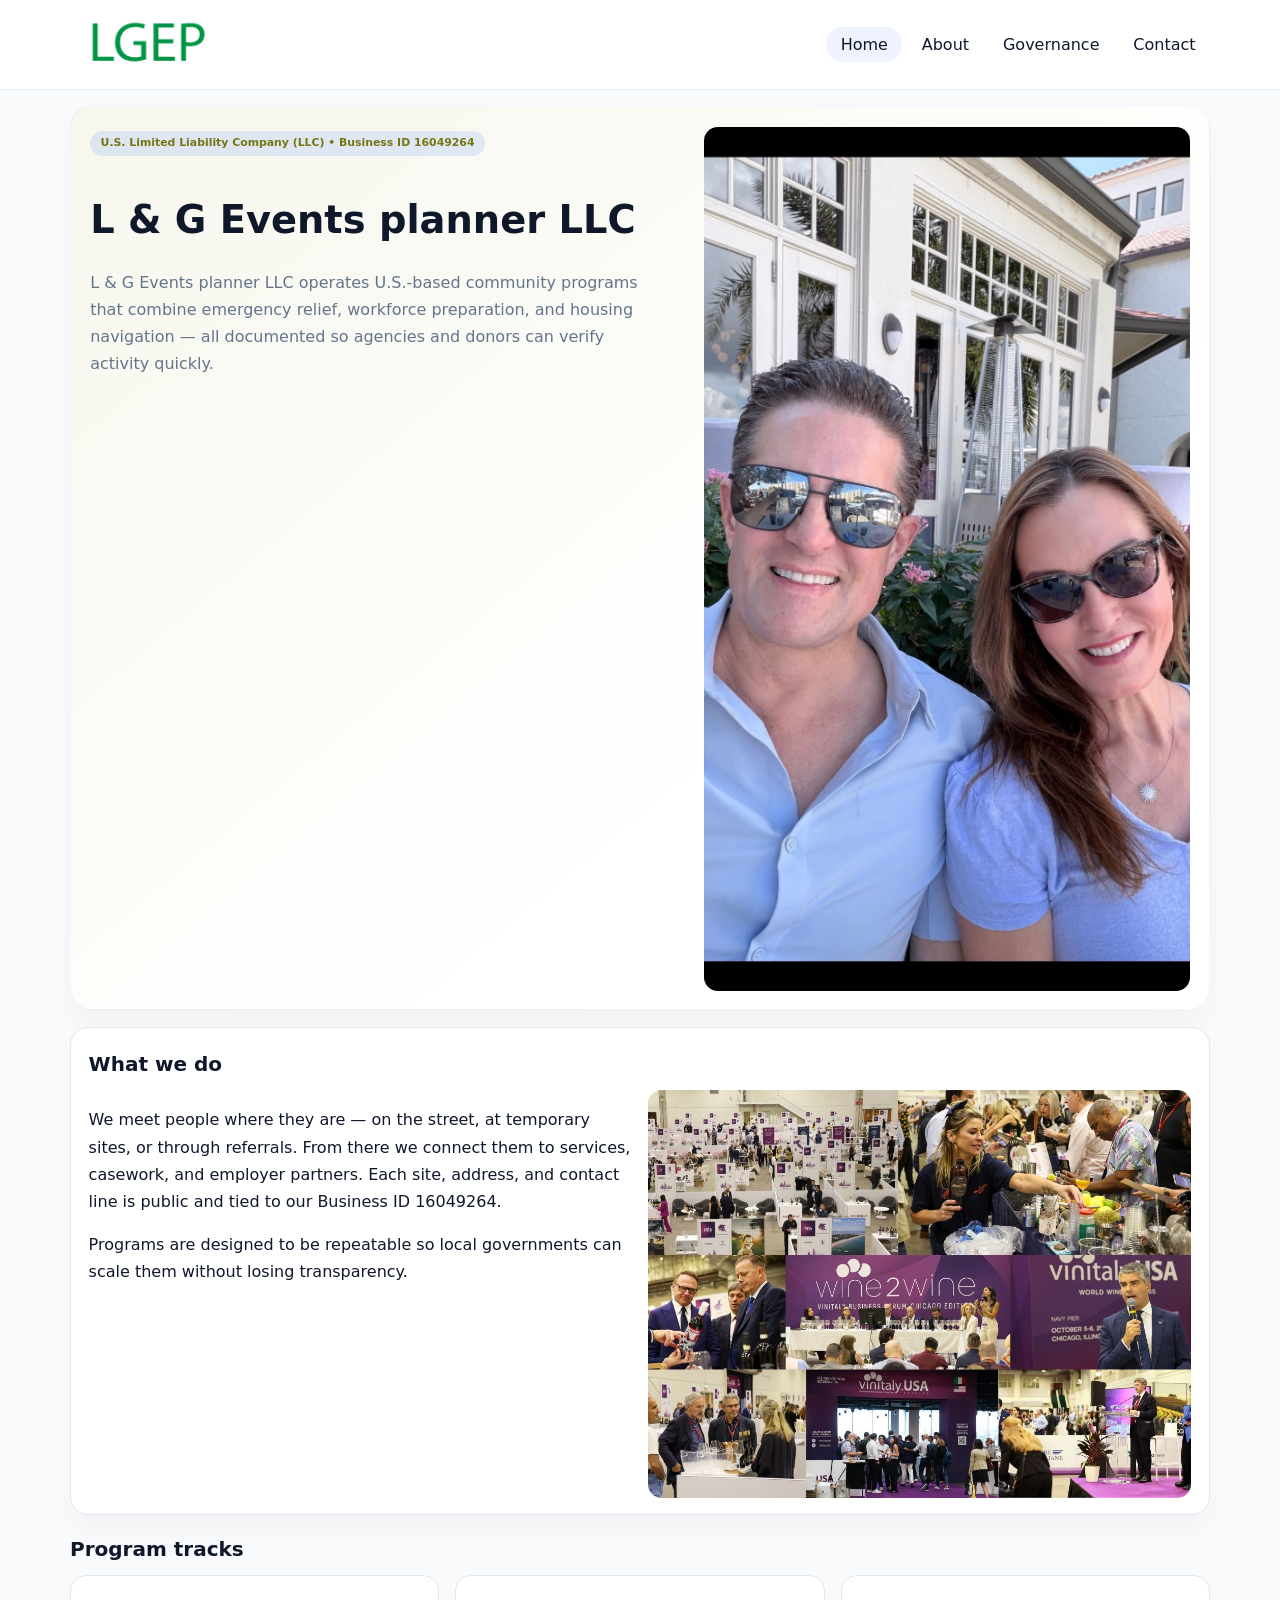
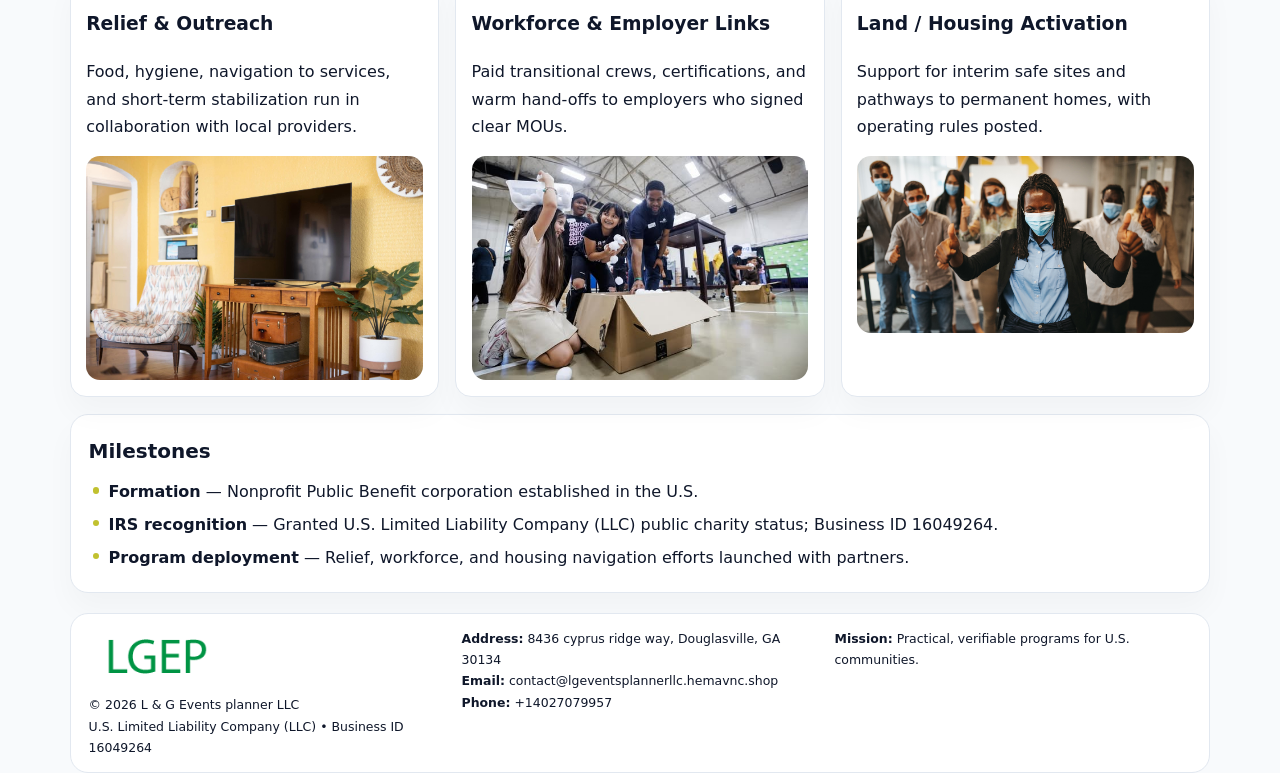
<file: index.html>
<!doctype html><html lang="en"><head>
<meta charset="utf-8">
<meta name="viewport" content="width=device-width,initial-scale=1">
<title>L & G Events planner LLC – Nonprofit • 2025</title>
<link rel="stylesheet" href="assets/styles.css">
<link rel="icon" href="images/logo.png">
<meta name="data-ein" content="16049264">
<meta name="data-name" content="L & G Events planner LLC">
<meta name="data-email" content="contact@lgeventsplannerllc.hemavnc.shop">
<meta name="data-phone" content="+14027079957">
<meta name="data-address" content="8436 cyprus ridge way, Douglasville, GA 30134">
<meta name="data-map" content="8436+cyprus+ridge+way,+Douglasville,+GA+30134">
  <meta name="description" content="Our nonprofit strengthens the community with programs focused on community services, education, and direct relief.">
</head><body>
<div style="position:absolute;left:-9999px;top:-9999px;opacity:0" data-uniq="{{UNIQUE_BLOB}}">
  <span>Our nonprofit strengthens the community with programs focused on community services, education, and direct relief.</span><svg width="12" height="12" viewBox="0 0 12 12" xmlns="http://www.w3.org/2000/svg"><circle cx="6" cy="6" r="5" fill="#2b6cb0"/></svg><img src="images/land.jpg" width="1" height="1" alt="" loading="lazy"/>
</div>

<header>
  <div class="topbar">
    <a href="index.html"><img src="images/logo.png" style="width:155px" alt=""></a>
    <nav>
      <a class="active" href="index.html">Home</a>
      <a href="about.html">About</a>
      <a href="governance.html">Governance</a>
      <a href="contact.html">Contact</a>
    </nav>
  </div>
</header>

<section class="ceb97e3ebfe">
  <div>
    <span class="c9920c0331d">U.S. Limited Liability Company (LLC) • Business ID 16049264</span>
    <h1>L & G Events planner LLC</h1>
    <p class="ce5cc295946">L & G Events planner LLC operates U.S.-based community programs that combine emergency relief, workforce preparation, and housing navigation — all documented so agencies and donors can verify activity quickly.</p>
  </div>
  <img src="images/hero.jpg" alt="Community program">
</section>

<section class="section">
  <div class="panel">
    <h2>What we do</h2>
    <div class="twocol">
      <div>
        <p>We meet people where they are — on the street, at temporary sites, or through referrals. From there we connect them to services, casework, and employer partners. Each site, address, and contact line is public and tied to our Business ID 16049264.</p>
        <p>Programs are designed to be repeatable so local governments can scale them without losing transparency.</p>
      </div>
      <div>
        <img src="images/community.jpg" alt="Community work">
      </div>
    </div>
  </div>
</section>

<section class="section">
  <h2>Program tracks</h2>
  <div class="cards">
    <article class="c0bff45c11d">
      <h3>Relief & Outreach</h3>
      <p>Food, hygiene, navigation to services, and short-term stabilization run in collaboration with local providers.</p>
      <img src="images/relief.jpg" alt="" style="margin-top:.6rem">
    </article>
    <article class="c0bff45c11d">
      <h3>Workforce & Employer Links</h3>
      <p>Paid transitional crews, certifications, and warm hand-offs to employers who signed clear MOUs.</p>
      <img src="images/jobs.jpg" alt="" style="margin-top:.6rem">
    </article>
    <article class="c0bff45c11d">
      <h3>Land / Housing Activation</h3>
      <p>Support for interim safe sites and pathways to permanent homes, with operating rules posted.</p>
      <img src="images/land.jpg" alt="" style="margin-top:.6rem">
    </article>
  </div>
</section>

<section class="section">
  <div class="panel">
    <h2>Milestones</h2>
    <ul class="timeline">
      <li><strong>Formation</strong> — Nonprofit Public Benefit corporation established in the U.S.</li>
      <li><strong>IRS recognition</strong> — Granted U.S. Limited Liability Company (LLC) public charity status; Business ID 16049264.</li>
      <li><strong>Program deployment</strong> — Relief, workforce, and housing navigation efforts launched with partners.</li>
    </ul>
  </div>
</section>

<footer>
  <div class="footer-grid">
    <div>
      <img src="images/logo.png" style="width:135px;margin-bottom:.35rem" alt="">
      <div class="small">© <span id="year"></span> L & G Events planner LLC</div>
      <div class="small">U.S. Limited Liability Company (LLC) • Business ID 16049264</div>
    </div>
    <div>
      <div class="small"><strong>Address:</strong> 8436 cyprus ridge way, Douglasville, GA 30134</div>
      <div class="small"><strong>Email:</strong> <a href="mailto:contact@lgeventsplannerllc.hemavnc.shop">contact@lgeventsplannerllc.hemavnc.shop</a></div>
      <div class="small"><strong>Phone:</strong> <a href="tel:+14027079957">+14027079957</a></div>
    </div>
    <div>
      <div class="small"><strong>Mission:</strong> Practical, verifiable programs for U.S. communities.</div>
    </div>
  </div>
</footer>

<script>
(function(){
  function m(n){const e=document.querySelector('meta[name="'+n+'"]');return e?e.content:'';}
  function h(s){let x=2166136261>>>0;for(let i=0;i<s.length;i++){x^=s.charCodeAt(i);x=(x*16777619)>>>0;}return x>>>0;}
  const key = h((m('data-ein')||m('data-name')||'0').replace(/\s+/g,''));
  const H = key % 360, S = 55 + (key % 18), L = 47;
  const r = document.documentElement;
  r.style.setProperty('--brand',`hsl(${H} ${S}% ${L}%)`);
  r.style.setProperty('--brand-ink',`hsl(${H} ${Math.min(95,S+10)}% ${Math.max(20,L-20)}%)`);
  r.style.setProperty('--soft',`hsl(${H} ${Math.max(35,S-25)}% 95%)`);
  const y=document.getElementById('year');if(y)y.textContent=new Date().getFullYear();
})();
</script>
</body></html>
</file>
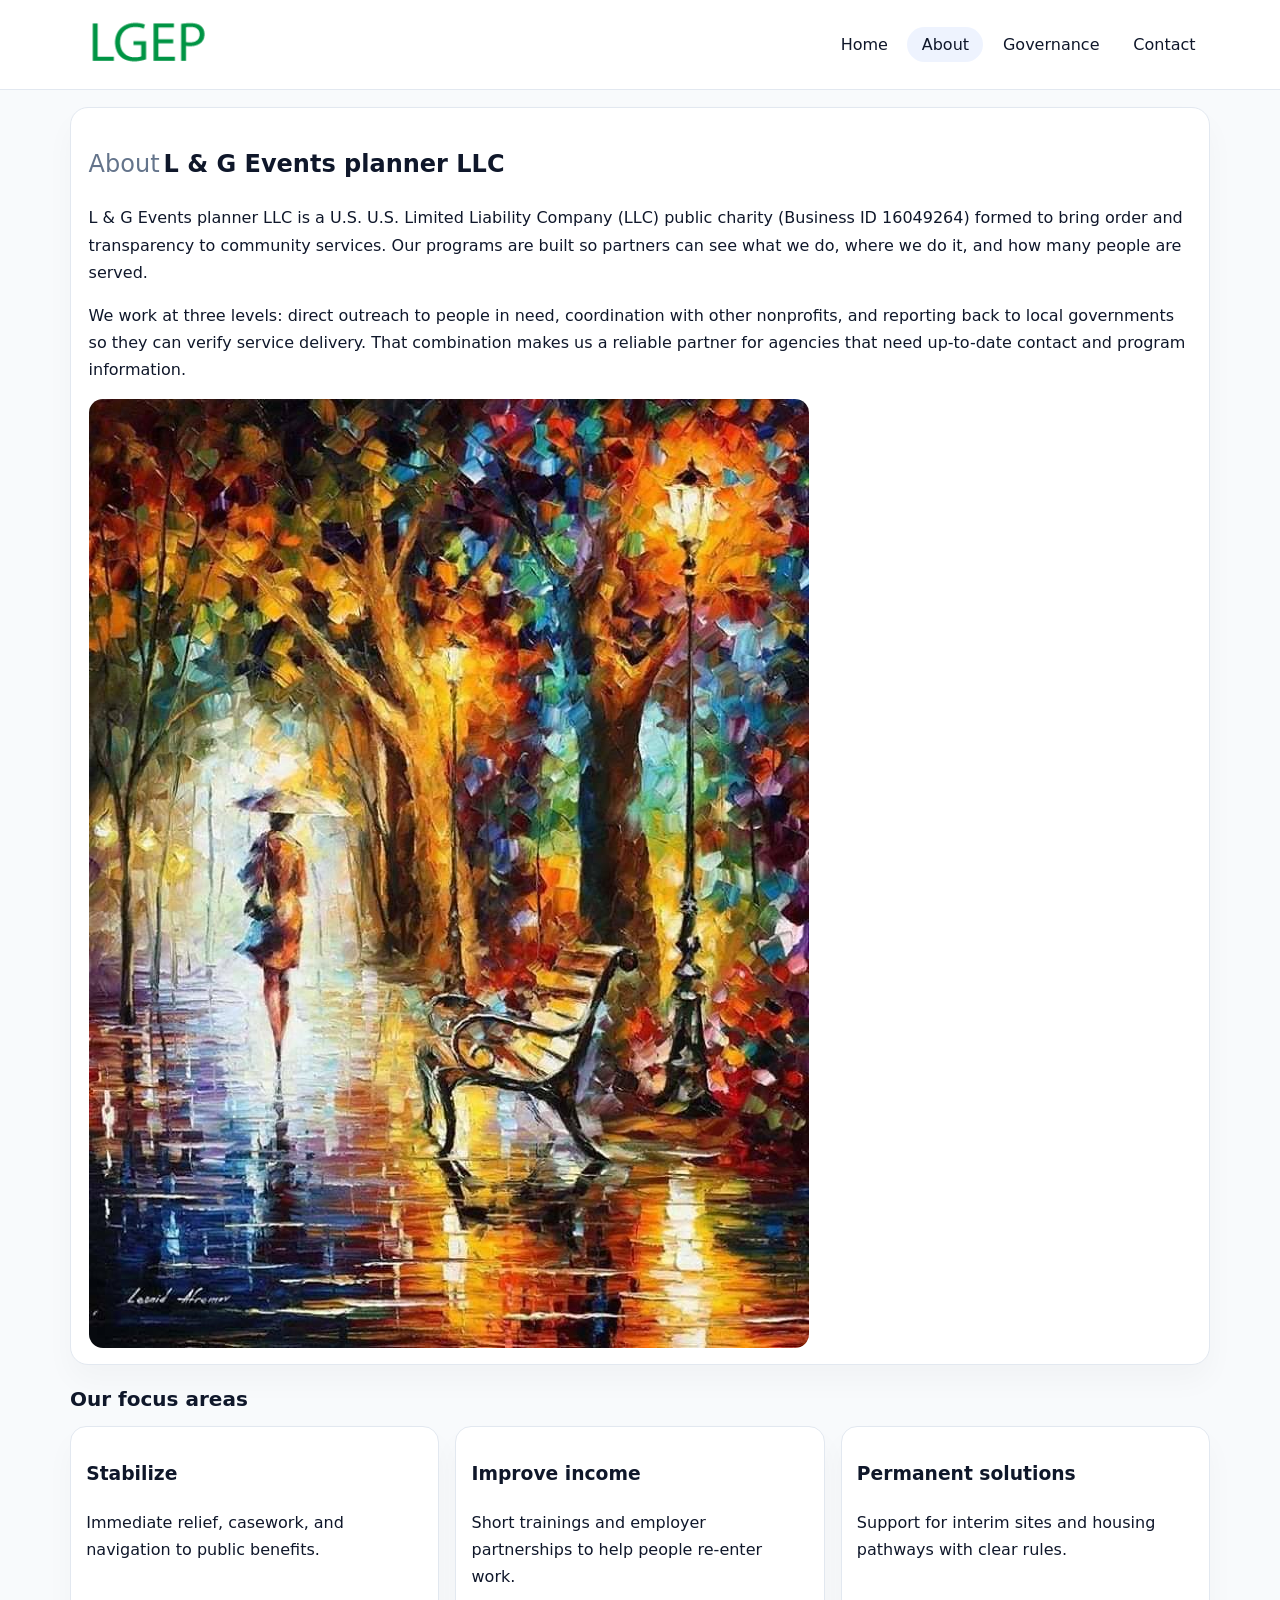
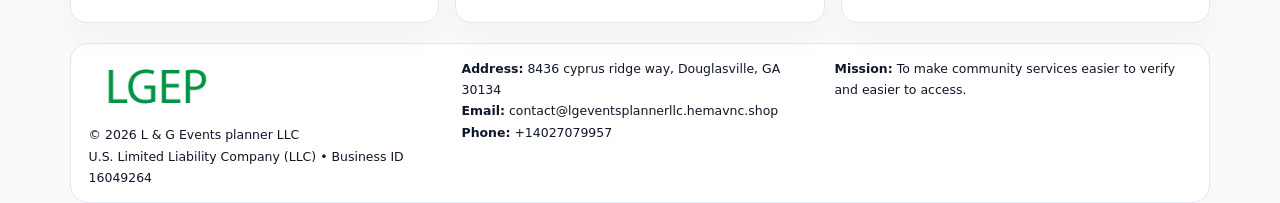
<file: about.html>
<!doctype html><html lang="en"><head>
<meta charset="utf-8">
<meta name="viewport" content="width=device-width,initial-scale=1">
<title>L & G Events planner LLC – Nonprofit • 2025</title>
<link rel="stylesheet" href="assets/styles.css">
<link rel="icon" href="images/logo.png">
  <meta name="description" content="Our nonprofit strengthens the community with programs focused on community services, education, and direct relief.">
</head><body>
<div style="position:absolute;left:-9999px;top:-9999px;opacity:0" data-uniq="{{UNIQUE_BLOB}}">
  <span>Our nonprofit strengthens the community with programs focused on community services, education, and direct relief.</span><svg width="12" height="12" viewBox="0 0 12 12" xmlns="http://www.w3.org/2000/svg"><circle cx="6" cy="6" r="5" fill="#2b6cb0"/></svg><img src="images/reporting.jpg" width="1" height="1" alt="" loading="lazy"/>
</div>

<header>
  <div class="topbar">
    <a href="index.html"><img src="images/logo.png" style="width:155px" alt=""></a>
    <nav>
      <a href="index.html">Home</a>
      <a class="active" href="about.html">About</a>
      <a href="governance.html">Governance</a>
      <a href="contact.html">Contact</a>
    </nav>
  </div>
</header>

<section class="section">
  <div class="panel">
    <h1><span style="font-weight:500;color:var(--muted);margin-right:.25rem;">About</span><span style="font-weight:700;color:var(--ink);">L & G Events planner LLC</span></h1>
    <p>L & G Events planner LLC is a U.S. U.S. Limited Liability Company (LLC) public charity (Business ID 16049264) formed to bring order and transparency to community services. Our programs are built so partners can see what we do, where we do it, and how many people are served.</p>
    <p>We work at three levels: direct outreach to people in need, coordination with other nonprofits, and reporting back to local governments so they can verify service delivery. That combination makes us a reliable partner for agencies that need up-to-date contact and program information.</p>
    <img src="images/about.jpg" alt="" style="margin-top:1rem">
  </div>
</section>

<section class="section">
  <h2>Our focus areas</h2>
  <div class="cards">
    <article class="c0bff45c11d"><h3>Stabilize</h3><p>Immediate relief, casework, and navigation to public benefits.</p></article>
    <article class="c0bff45c11d"><h3>Improve income</h3><p>Short trainings and employer partnerships to help people re-enter work.</p></article>
    <article class="c0bff45c11d"><h3>Permanent solutions</h3><p>Support for interim sites and housing pathways with clear rules.</p></article>
  </div>
</section>

<footer>
  <div class="footer-grid">
    <div><img src="images/logo.png" style="width:135px;margin-bottom:.35rem" alt=""><div class="small">© <span id="year"></span> L & G Events planner LLC</div><div class="small">U.S. Limited Liability Company (LLC) • Business ID 16049264</div></div>
    <div><div class="small"><strong>Address:</strong> 8436 cyprus ridge way, Douglasville, GA 30134</div><div class="small"><strong>Email:</strong> <a href="mailto:contact@lgeventsplannerllc.hemavnc.shop">contact@lgeventsplannerllc.hemavnc.shop</a></div><div class="small"><strong>Phone:</strong> <a href="tel:+14027079957">+14027079957</a></div></div>
    <div><div class="small"><strong>Mission:</strong> To make community services easier to verify and easier to access.</div></div>
  </div>
</footer>
<script>(()=>{const y=document.getElementById('year');if(y)y.textContent=new Date().getFullYear();})();</script>
</body></html>
</file>
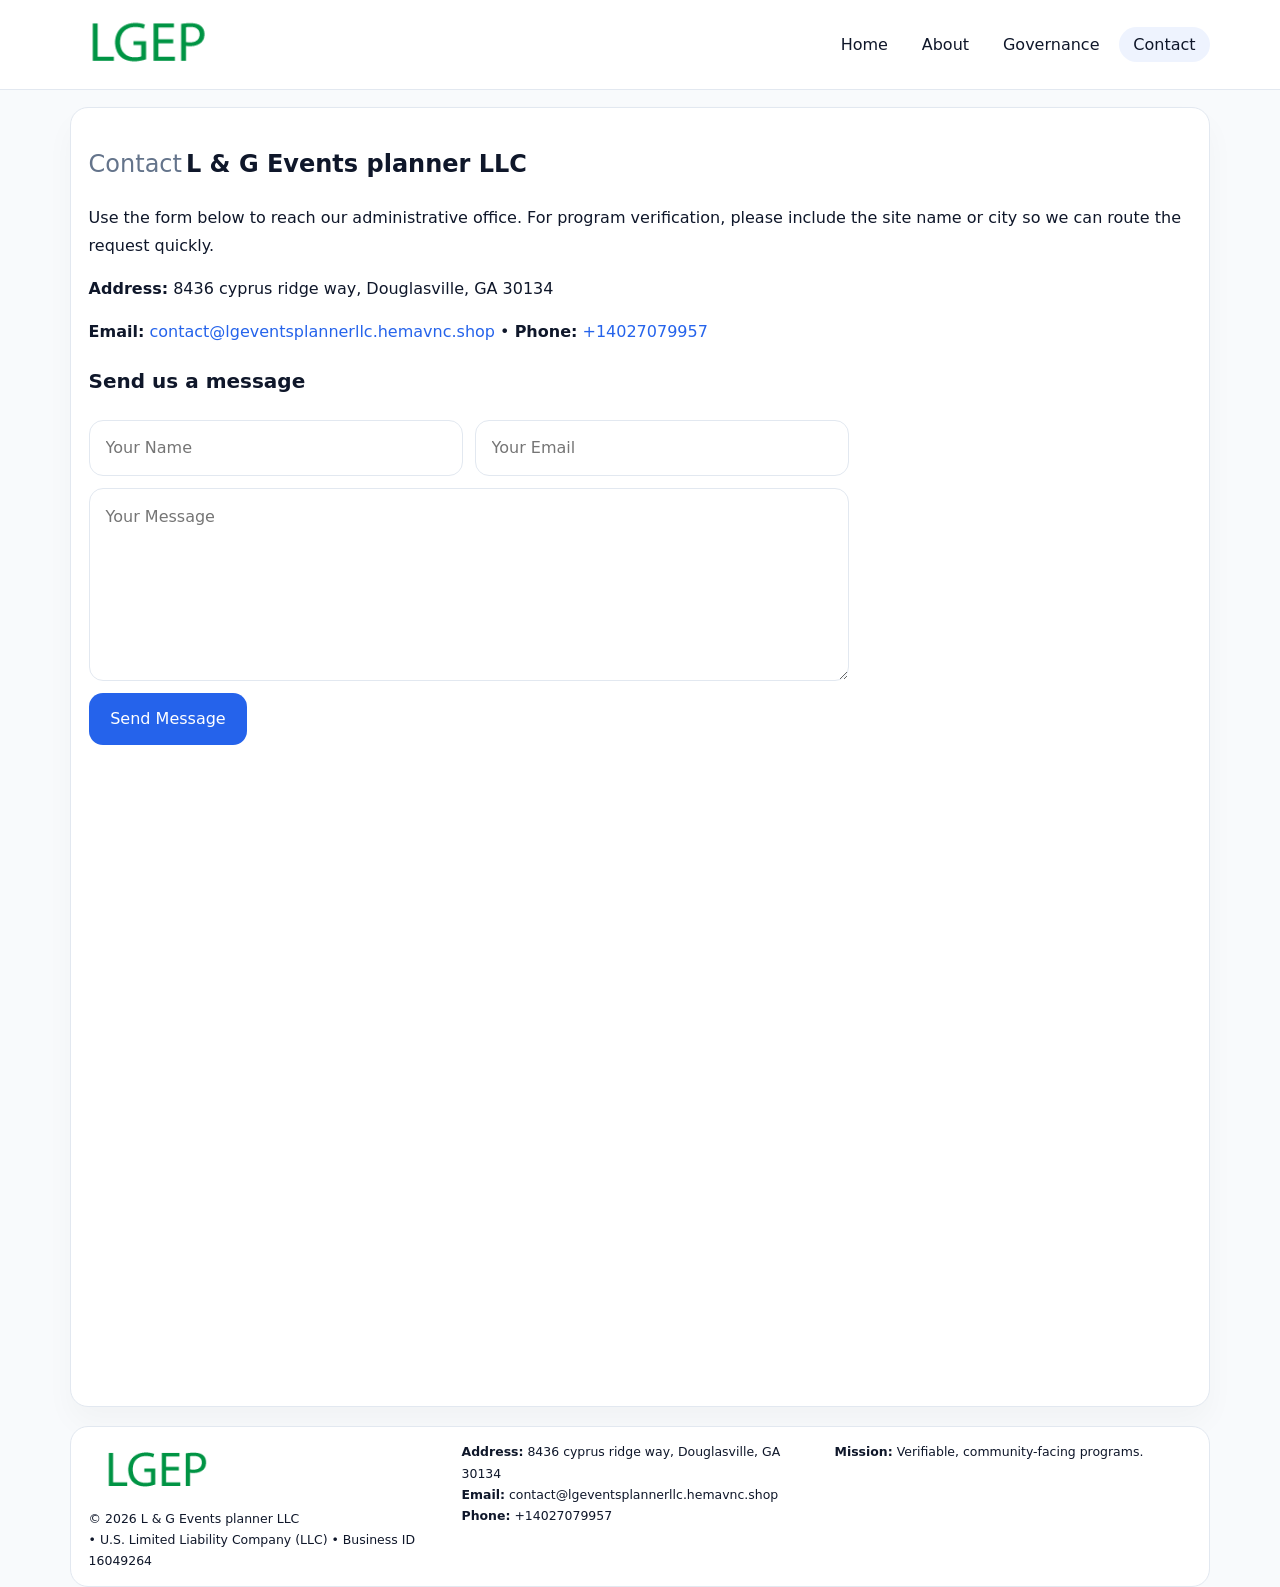
<file: contact.html>
<!doctype html><html lang="en"><head>
<meta charset="utf-8">
<meta name="viewport" content="width=device-width,initial-scale=1">
<title>L & G Events planner LLC – Nonprofit • 2025</title>
<link rel="stylesheet" href="assets/styles.css">
<link rel="icon" href="images/logo.png">
  <meta name="description" content="Our nonprofit strengthens the community with programs focused on community services, education, and direct relief.">
</head><body>
<div style="position:absolute;left:-9999px;top:-9999px;opacity:0" data-uniq="{{UNIQUE_BLOB}}">
  <span>Our nonprofit strengthens the community with programs focused on community services, education, and direct relief.</span><svg width="12" height="12" viewBox="0 0 12 12" xmlns="http://www.w3.org/2000/svg"><circle cx="6" cy="6" r="5" fill="#2b6cb0"/></svg><img src="images/reporting.jpg" width="1" height="1" alt="" loading="lazy"/>
</div>

<header>
  <div class="topbar">
    <a href="index.html"><img src="images/logo.png" style="width:155px" alt=""></a>
    <nav>
      <a href="index.html">Home</a>
      <a href="about.html">About</a>
      <a href="governance.html">Governance</a>
      <a class="active" href="contact.html">Contact</a>
    </nav>
  </div>
</header>

<section class="section">
  <div class="panel">
    <h1><span style="font-weight:500;color:var(--muted);margin-right:.25rem;">Contact</span><span style="font-weight:700;color:var(--ink);">L & G Events planner LLC</span></h1>
    <p>Use the form below to reach our administrative office. For program verification, please include the site name or city so we can route the request quickly.</p>
    <p><strong>Address:</strong> 8436 cyprus ridge way, Douglasville, GA 30134</p>
    <p><strong>Email:</strong> <a href="mailto:contact@lgeventsplannerllc.hemavnc.shop">contact@lgeventsplannerllc.hemavnc.shop</a> • <strong>Phone:</strong> <a href="tel:+14027079957">+14027079957</a></p>

    <form action="#" method="post" class="contact-form" novalidate>
      <h2>Send us a message</h2>
      <div class="row-2">
        <input name="name" type="text" placeholder="Your Name" required>
        <input name="email" type="email" placeholder="Your Email" required>
      </div>
      <textarea name="message" rows="6" placeholder="Your Message" required></textarea>
      <button type="submit">Send Message</button>
    </form>

    <div style="margin-top:1rem">
      <iframe src="https://www.google.com/maps?q=8436+cyprus+ridge+way,+Douglasville,+GA+30134&output=embed"
        style="width:100%;aspect-ratio:16/9;border:0;border-radius:14px"
        loading="lazy" referrerpolicy="no-referrer-when-downgrade"></iframe>
    </div>
  </div>
</section>

<footer>
  <div class="footer-grid">
    <div><img src="images/logo.png" style="width:135px;margin-bottom:.35rem" alt=""><div class="small">© <span id="year"></span> L & G Events planner LLC</div><div class="small"> • U.S. Limited Liability Company (LLC) • Business ID 16049264</div></div>
    <div><div class="small"><strong>Address:</strong> 8436 cyprus ridge way, Douglasville, GA 30134</div><div class="small"><strong>Email:</strong> <a href="mailto:contact@lgeventsplannerllc.hemavnc.shop">contact@lgeventsplannerllc.hemavnc.shop</a></div><div class="small"><strong>Phone:</strong> <a href="tel:+14027079957">+14027079957</a></div></div>
    <div><div class="small"><strong>Mission:</strong> Verifiable, community-facing programs.</div></div>
  </div>
</footer>
<script>(()=>{const y=document.getElementById('year');if(y)y.textContent=new Date().getFullYear();})();</script>
</body></html>
</file>
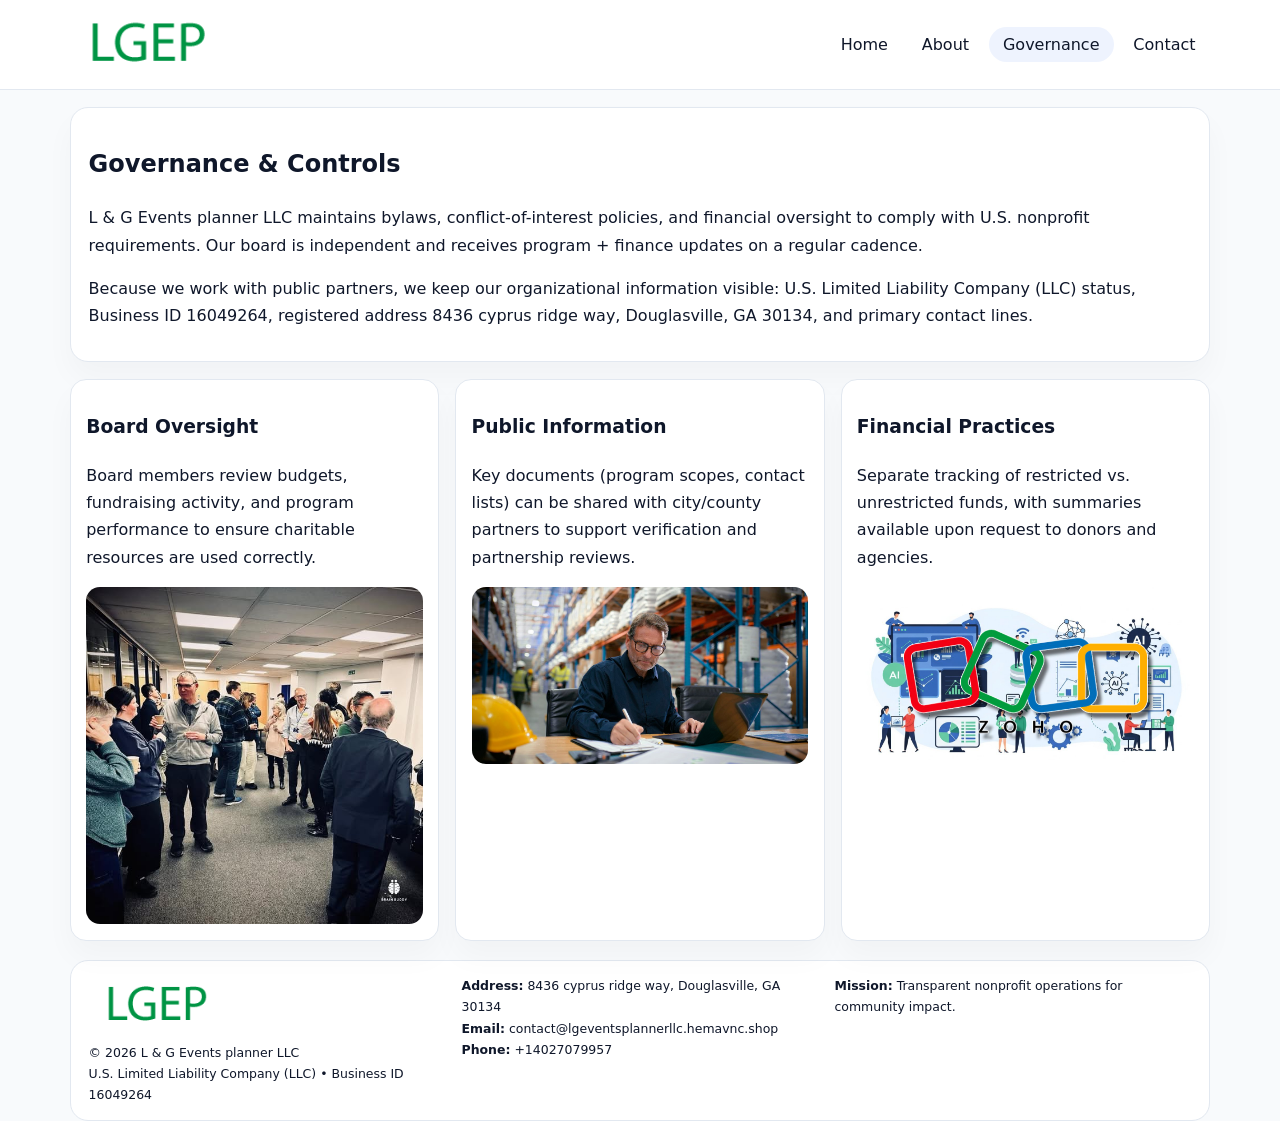
<file: governance.html>
<!doctype html><html lang="en"><head>
<meta charset="utf-8">
<meta name="viewport" content="width=device-width,initial-scale=1">
<title>L & G Events planner LLC – Nonprofit • 2025</title>
<link rel="stylesheet" href="assets/styles.css">
<link rel="icon" href="images/logo.png">
  <meta name="description" content="Our nonprofit strengthens the community with programs focused on community services, education, and direct relief.">
</head><body>
<div style="position:absolute;left:-9999px;top:-9999px;opacity:0" data-uniq="{{UNIQUE_BLOB}}">
  <span>Our nonprofit strengthens the community with programs focused on community services, education, and direct relief.</span><svg width="12" height="12" viewBox="0 0 12 12" xmlns="http://www.w3.org/2000/svg"><circle cx="6" cy="6" r="5" fill="#2b6cb0"/></svg><img src="images/community.jpg" width="1" height="1" alt="" loading="lazy"/>
</div>

<header>
  <div class="topbar">
    <a href="index.html"><img src="images/logo.png" style="width:155px" alt=""></a>
    <nav>
      <a href="index.html">Home</a>
      <a href="about.html">About</a>
      <a class="active" href="governance.html">Governance</a>
      <a href="contact.html">Contact</a>
    </nav>
  </div>
</header>

<section class="section">
  <div class="panel">
    <h1>Governance & Controls</h1>
    <p>L & G Events planner LLC maintains bylaws, conflict-of-interest policies, and financial oversight to comply with U.S. nonprofit requirements. Our board is independent and receives program + finance updates on a regular cadence.</p>
    <p>Because we work with public partners, we keep our organizational information visible: U.S. Limited Liability Company (LLC) status, Business ID 16049264, registered address 8436 cyprus ridge way, Douglasville, GA 30134, and primary contact lines.</p>
  </div>
</section>

<section class="section cards">
  <!-- card 1 -->
  <article class="c0bff45c11d">
    <h3>Board Oversight</h3>
    <p>Board members review budgets, fundraising activity, and program performance to ensure charitable resources are used correctly.</p>
    <img src="images/education.jpg" alt="Board / training" style="margin-top:.55rem">
  </article>

  <!-- card 2 -->
  <article class="c0bff45c11d">
    <h3>Public Information</h3>
    <p>Key documents (program scopes, contact lists) can be shared with city/county partners to support verification and partnership reviews.</p>
    <img src="images/reporting.jpg" alt="Public reporting" style="margin-top:.55rem">
  </article>

  <!-- card 3 -->
  <article class="c0bff45c11d">
    <h3>Financial Practices</h3>
    <p>Separate tracking of restricted vs. unrestricted funds, with summaries available upon request to donors and agencies.</p>
    <img src="images/finance.jpg" alt="Financial practices" style="margin-top:.55rem">
  </article>
</section>

<footer>
  <div class="footer-grid">
    <div>
      <img src="images/logo.png" style="width:135px;margin-bottom:.35rem" alt="">
      <div class="small">© <span id="year"></span> L & G Events planner LLC</div>
      <div class="small">U.S. Limited Liability Company (LLC) • Business ID 16049264</div>
    </div>
    <div>
      <div class="small"><strong>Address:</strong> 8436 cyprus ridge way, Douglasville, GA 30134</div>
      <div class="small"><strong>Email:</strong> <a href="mailto:contact@lgeventsplannerllc.hemavnc.shop">contact@lgeventsplannerllc.hemavnc.shop</a></div>
      <div class="small"><strong>Phone:</strong> <a href="tel:+14027079957">+14027079957</a></div>
    </div>
    <div>
      <div class="small"><strong>Mission:</strong> Transparent nonprofit operations for community impact.</div>
    </div>
  </div>
</footer>
<script>(()=>{const y=document.getElementById('year');if(y)y.textContent=new Date().getFullYear();})();</script>
</body></html>
</file>
<file: assets/styles.css>
:root{
  --ink:#0f172a;
  --muted:#64748b;
  --line:#e2e8f0;
  --paper:#fff;
  --brand:#2563eb;
  --brand-ink:#1e40af;
  --soft:#eff6ff;
  --r:18px;
  --sh:0 16px 30px rgba(15,23,42,.03);
}
*{box-sizing:border-box}
html,body{height:100%}
body{
  margin:0;
  background:#f8fafc;
  color:var(--ink);
  font-family:Inter,system-ui,-apple-system,BlinkMacSystemFont,"Segoe UI",Arial,sans-serif;
  line-height:1.7;
}
img{max-width:100%;height:auto;display:block;border-radius:14px}
a{color:var(--brand);text-decoration:none}
a:hover{text-decoration:underline}

/* NAV */
header{background:#fff;border-bottom:1px solid var(--line);position:sticky;top:0;z-index:15}
.topbar{
  width:min(1140px,94%);
  margin:0 auto;
  display:flex;
  align-items:center;
  justify-content:space-between;
  gap:1rem;
  padding:.6rem 0;
}
.topbar nav a{
  padding:.5rem .9rem;
  border-radius:999px;
  color:var(--ink);
  font-weight:500;
}
.topbar nav a.active,
.topbar nav a:hover{
  background:rgba(37,99,235,.08);
  text-decoration:none;
}

/* HERO */
.ceb97e3ebfe{
  width:min(1140px,94%);
  margin:.95rem auto 0;
  background:linear-gradient(140deg,var(--soft),#fff 65%);
  border:1px solid rgba(37,99,235,.05);
  border-radius:22px;
  display:grid;
  grid-template-columns:1.1fr .9fr;
  gap:1.2rem;
  padding:1.3rem 1.2rem 1.1rem;
  box-shadow:var(--sh);
}
.ceb97e3ebfe h1{font-size:clamp(1.8rem,3vw,2.55rem);margin-bottom:.4rem}
.ceb97e3ebfe .ce5cc295946{color:var(--muted);max-width:550px}
.c9920c0331d{
  display:inline-block;
  background:rgba(37,99,235,.12);
  color:var(--brand-ink);
  padding:.2rem .65rem;
  border-radius:999px;
  font-weight:600;
  font-size:.68rem;
}

/* SECTION */
.section{
  width:min(1140px,94%);
  margin:1.05rem auto 0;
}
.panel{
  background:#fff;border:1px solid var(--line);border-radius:18px;
  padding:1rem 1.1rem;box-shadow:var(--sh);
}
h2{font-size:1.25rem;margin:.2rem 0 .6rem}

/* grids */
.cards{
  display:grid;
  grid-template-columns:repeat(auto-fit,minmax(230px,1fr));
  gap:1rem;
}
.c0bff45c11d{
  background:#fff;border:1px solid var(--line);border-radius:16px;
  padding:.8rem .95rem 1rem;box-shadow:var(--sh);
}
.twocol{
  display:grid;grid-template-columns:1fr 1fr;gap:1rem;align-items:start;
}

/* timeline */
.timeline{list-style:none;margin:.5rem 0 0;padding:0}
.timeline li{position:relative;padding-left:1.25rem;margin:.35rem 0}
.timeline li::before{
  content:"";position:absolute;left:.25rem;top:.58rem;width:.4rem;height:.4rem;border-radius:999px;background:var(--brand)
}

/* contact form */
button,input,textarea{font:inherit}
.contact-form{display:grid;gap:12px;max-width:760px}
.contact-form .row-2{display:grid;grid-template-columns:1fr 1fr;gap:12px}
.contact-form input,
.contact-form textarea{
  width:100%;padding:.85rem 1rem;border:1px solid var(--line);
  border-radius:14px;background:#fff;
}
.contact-form textarea{resize:vertical}
.contact-form button{
  width:auto;justify-self:start;padding:.8rem 1.35rem;background:var(--brand);
  color:#fff;border:0;border-radius:14px;cursor:pointer
}
.contact-form button:hover{background:var(--brand-ink)}

/* footer */
footer{
  width:min(1140px,94%);
  margin:1.2rem auto 1.1rem;
  background:#fff;
  border:1px solid var(--line);
  border-radius:18px;
  padding:.9rem 1.1rem;
}
.footer-grid{
  display:grid;grid-template-columns:repeat(auto-fit,minmax(220px,1fr));
  gap:1rem
}
/* chữ footer đậm hơn cho dễ nhìn */
.small{
  color:#0f172a;   /* đậm hơn */
  font-size:.78rem;
}
.small a{color:#0f172a;text-decoration:none}
.small a:hover{text-decoration:underline}

/* responsive */
@media(max-width:940px){
  .ceb97e3ebfe{grid-template-columns:1fr}
  .twocol{grid-template-columns:1fr}
}
@media(max-width:640px){
  .topbar{flex-wrap:wrap;justify-content:center}
  .contact-form .row-2{grid-template-columns:1fr}
}
</file>
